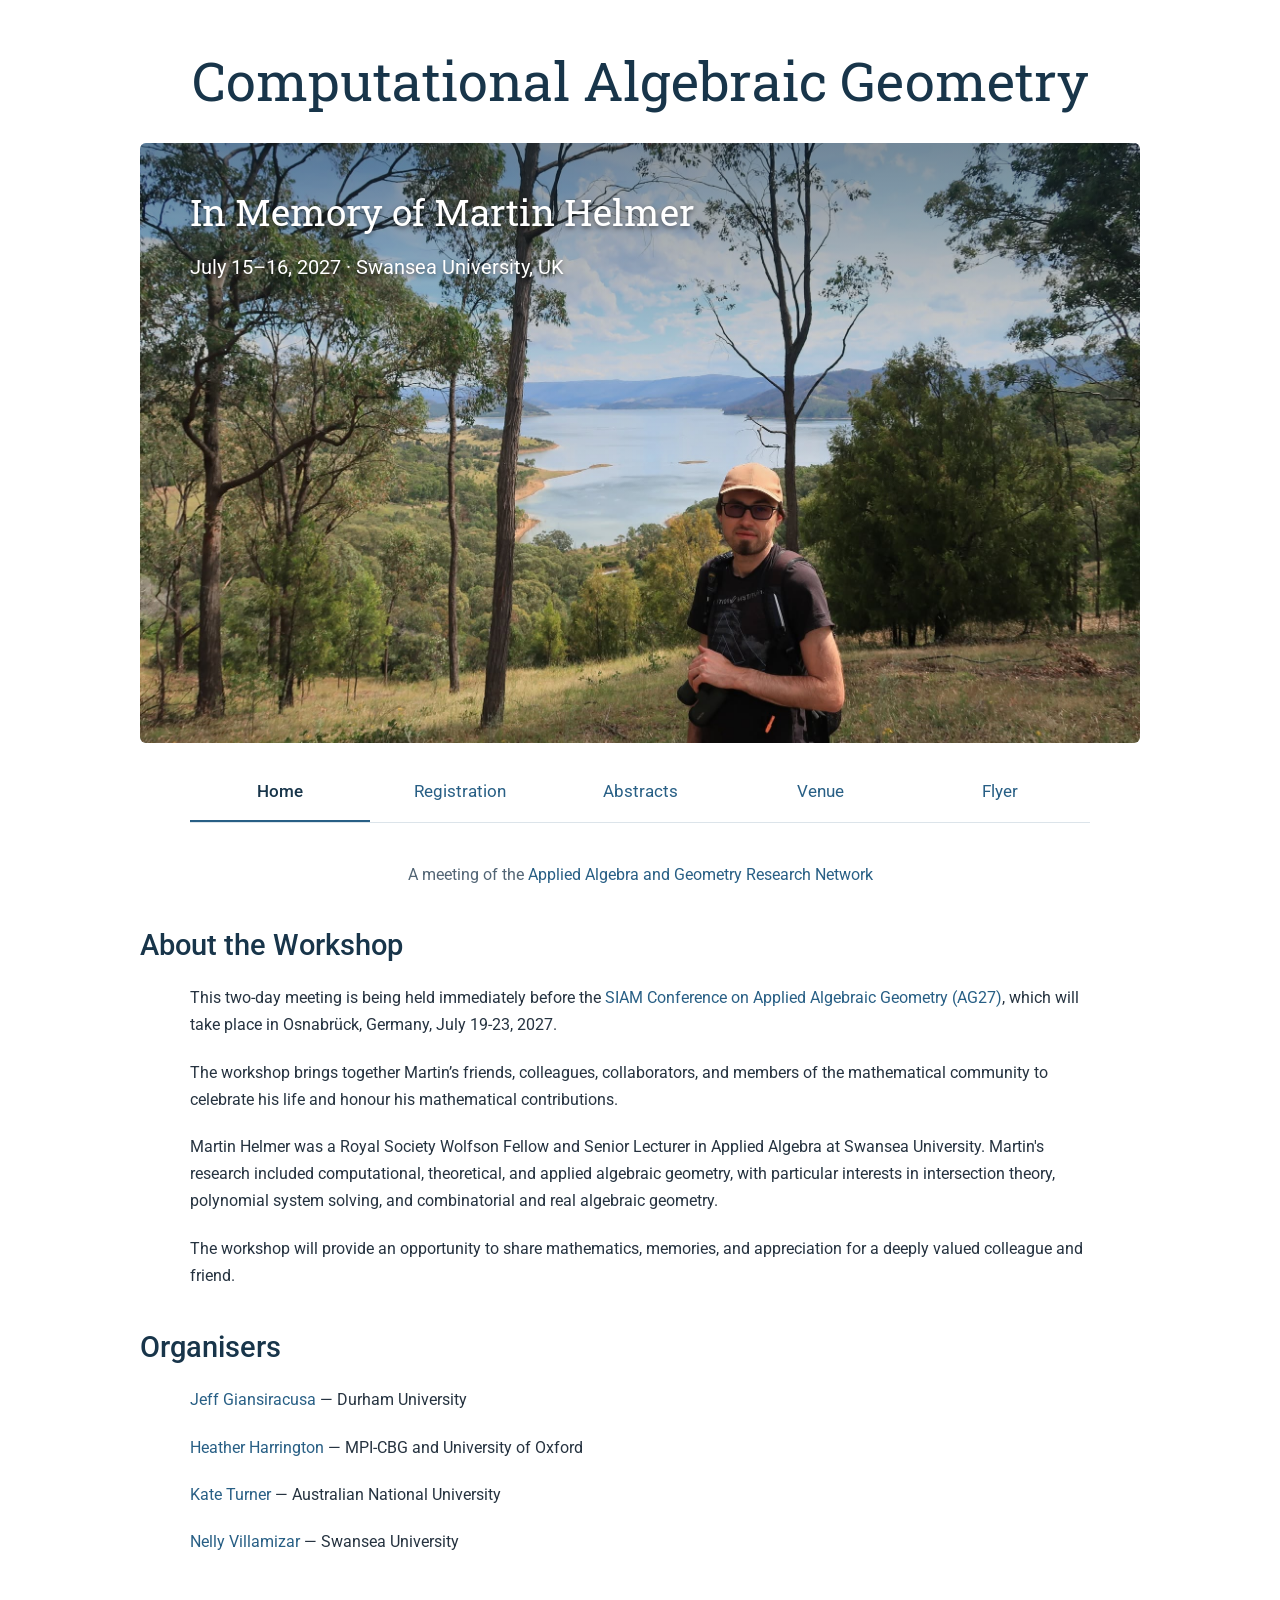
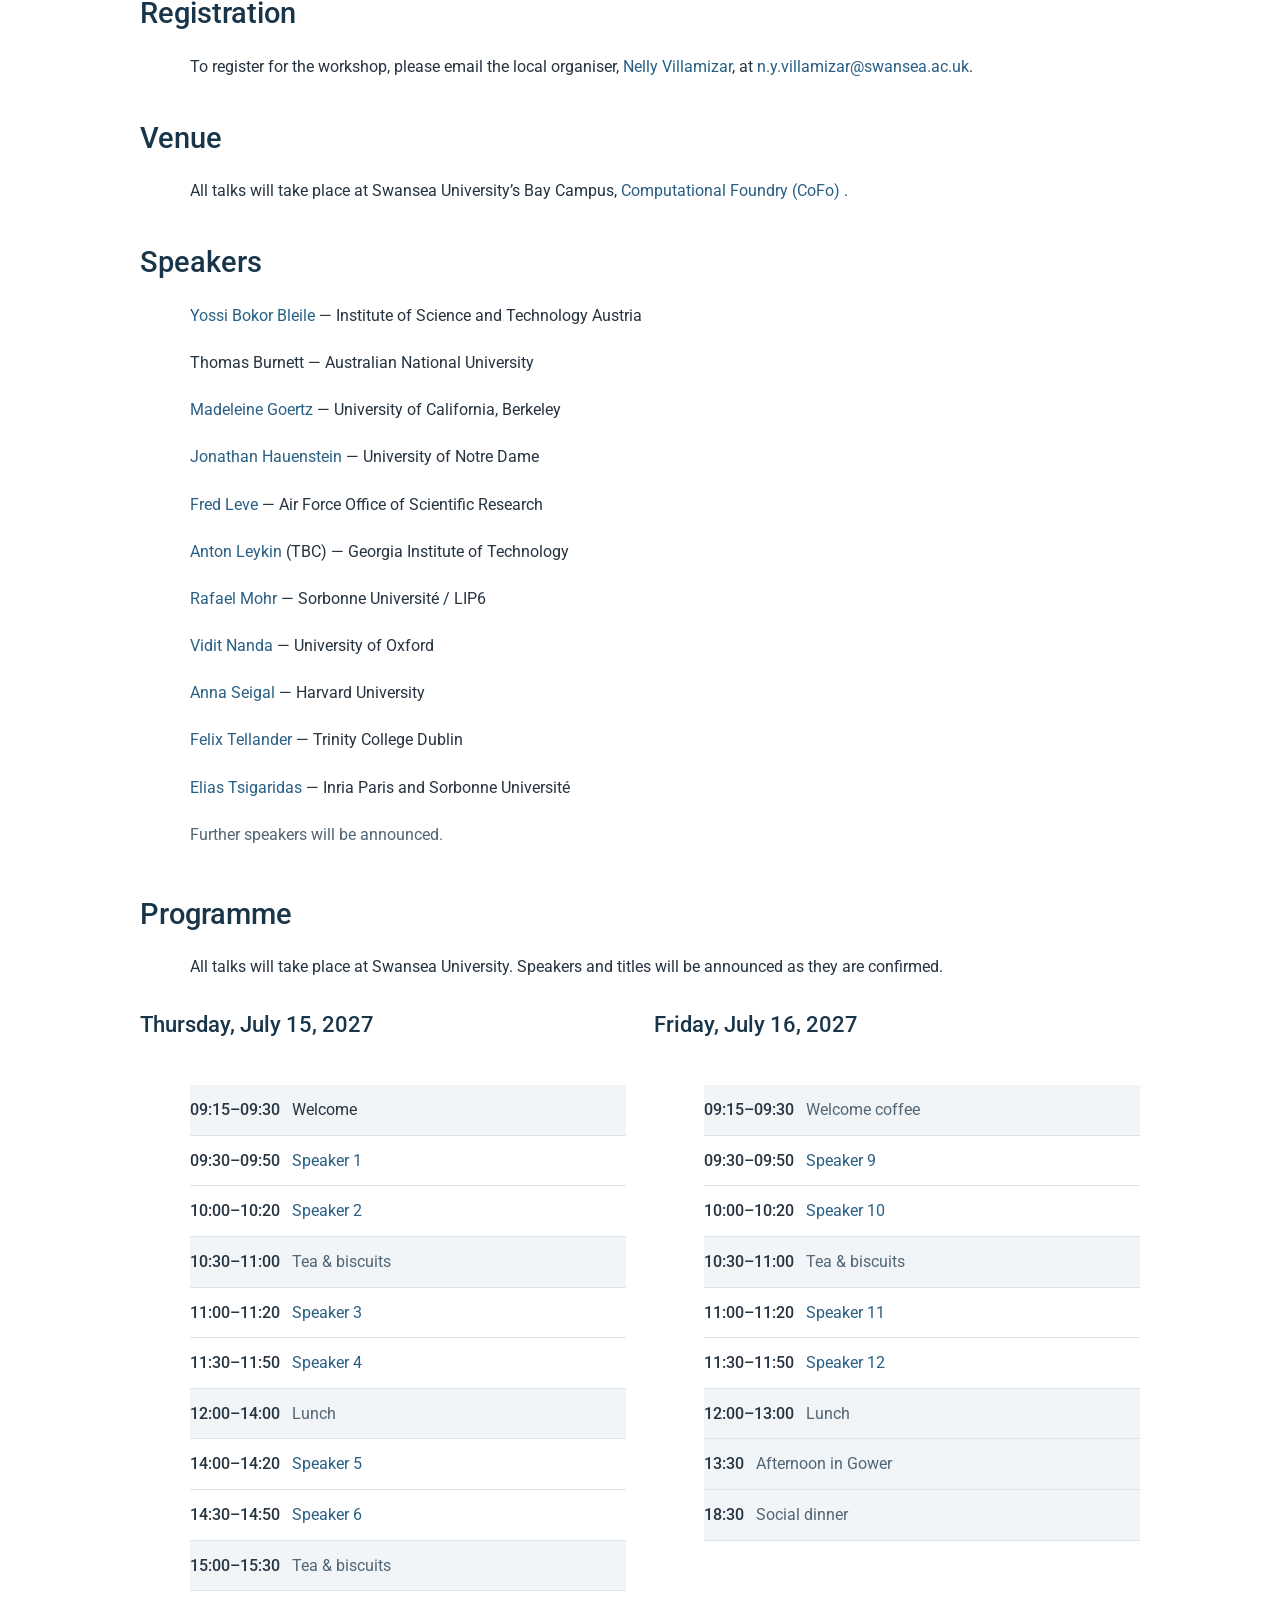
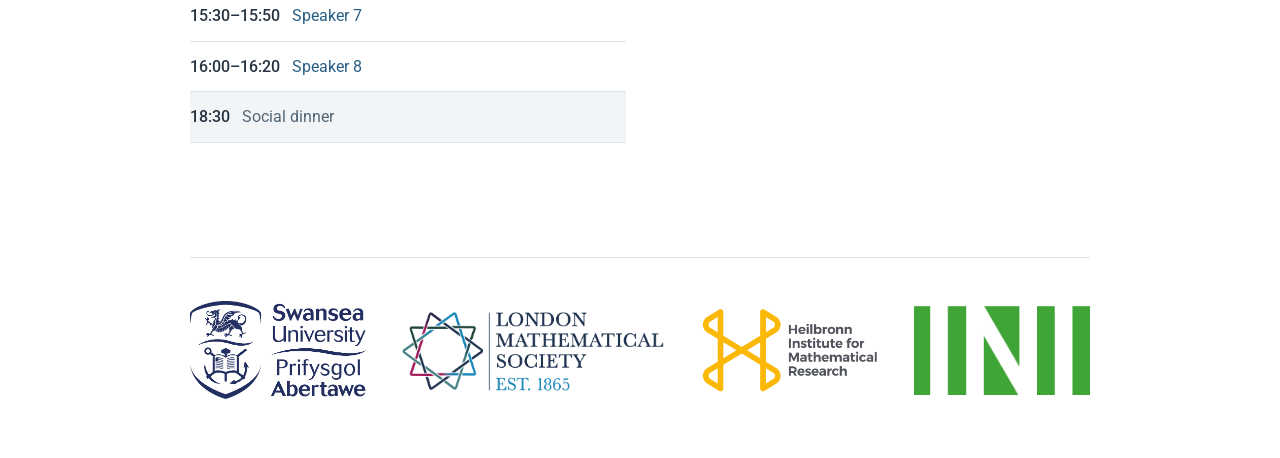
<file: index.html>
<!DOCTYPE html>
<html lang='en'>

<head>
    <base href=".">
    <link rel="shortcut icon" type="image/png" href="assets/favicon.png"/>
    <link rel="stylesheet" type="text/css" media="all" href="assets/main.css"/>
    <meta name="description" content="Workshop Template">
    <meta name="resource-type" content="document">
    <meta name="distribution" content="global">
    <meta name="KeyWords" content="Workshop">
    <meta name="viewport" content="width=device-width, initial-scale=1">
    <title>Workshop Template</title>
</head>

<body>
        
<div class="banner">
	<div class="top-left">
		<span class="title1">Computational</span>
		<span class="title2">Algebraic Geometry</span>
	</div>
	
	<div class="photo-banner">
		<img
			src="assets/MH.jpg"
			alt="Martin Helmer overlooking a lake and landscape"
			>
			
			<div class="memorial-text">
				In Memory of Martin Helmer<br>
					<span class="workshop-date">
						July 15–16, 2027 · Swansea University, UK
					</span>
				</div>
			</div>
		</div>    
    <table class="navigation">
        <tr>
            <td class="navigation">
                <a class="current" title="Workshop Home Page" href=".">Home</a>
            </td>
            <td class="navigation">
              <a title="Register for the Workshop" href="#registration">
              	Registration
              </a>
            </td>
            <td class="navigation">
                <a title="Workshop Program" href="abstracts">Abstracts</a> 
            </td>
            <td class="navigation">
                <a title="Workshop venue" href="#venue">Venue</a>
            </td>
            <td class="navigation">
                <a title="Workshop Flyer" href="flyer">Flyer</a>
            </td>
        </tr>
    </table>

   <p class="network-note">
   	A meeting of the
   	<a href="https://sites.google.com/view/appliedalgebraandgeometry">
   		Applied Algebra and Geometry Research Network
   	</a>
   </p> 

	
	<section class="workshop-description">
		<h2>About the Workshop</h2>
		
		<p>
			This two-day meeting is being held immediately before the
			<a href="https://www.siam.org/conferences-events/siam-conferences/ag27"
				target="_blank"
				rel="noopener noreferrer">
				SIAM Conference on Applied Algebraic Geometry (AG27)</a>, 
			which will take place in Osnabrück, Germany, July 19-23, 2027.
		</p>
		
		<p>
			The workshop brings together Martin’s friends, colleagues,
			collaborators, and members of the mathematical community to
			celebrate his life and honour his mathematical contributions.
		</p>
		
		<p>
			Martin Helmer was a Royal Society Wolfson Fellow and Senior Lecturer
			in Applied Algebra at Swansea University. Martin's research included
			computational, theoretical, and applied algebraic geometry, with
			particular interests in intersection theory, polynomial system
			solving, and combinatorial and real algebraic geometry. 
		</p>
		
		<p>
		The workshop will provide an opportunity to share
			mathematics, memories, and appreciation for a deeply valued
			colleague and friend.
		</p>
	</section>

<h2 id="organisers">Organisers</h2>

<p>
	<a href="https://www.durham.ac.uk/staff/jeffrey-giansiracusa/"
		target="_blank"
		rel="noopener noreferrer">
		Jeff Giansiracusa
	</a> — Durham University<br>

	</p>
	
	<p>
		<a href="https://www.mpi-cbg.de/research/researchgroups/currentgroups/heather-harrington"
			target="_blank"
			rel="noopener noreferrer">
			Heather Harrington
		</a> — MPI-CBG and University of Oxford<br>

		</p>
		
		<p>
			<a href="https://maths.anu.edu.au/people/katharine-turner"
				target="_blank"
				rel="noopener noreferrer">
				Kate Turner
			</a> — Australian National University<br>

			</p>
			
			<p>
				<a href="https://sites.google.com/site/nvillami"
					target="_blank"
					rel="noopener noreferrer">
					Nelly Villamizar
				</a> — Swansea University<br>
			
				</p>

<h2 id="registration">Registration</h2>

<p>
	To register for the workshop, please email the local organiser,
	<a href="https://sites.google.com/site/nvillami"
		target="_blank"
		rel="noopener noreferrer">
		Nelly Villamizar</a>,
	at
	<a href="mailto:n.y.villamizar@swansea.ac.uk">
		n.y.villamizar@swansea.ac.uk</a>.
</p>

<h2 id="venue">Venue</h2>

<p>
	All talks will take place at Swansea University’s Bay Campus,
	<a href="https://www.google.com/maps/search/?api=1&query=Computational+Foundry+Swansea+University+Bay+Campus"
		target="_blank"
		rel="noopener noreferrer">
		Computational Foundry (CoFo)
	</a>.
</p>
 <section id="speakers">
 	<h2>Speakers</h2>
 	
 	 <p>
 		<a href="https://yossi.eu/">
 			Yossi Bokor Bleile </a> — Institute of Science and Technology Austria 
 	</p>
 	
 	<p> Thomas Burnett — Australian National University
 	</p>
 	 <p>
 	<a href="https://madeleinegoertz.github.io/">
 		Madeleine Goertz </a> — University of California, Berkeley
 </p>	
 <p>
 	<a href="https://academicweb.nd.edu/~jhauenst/">
 		Jonathan Hauenstein</a> — University of Notre Dame
 </p>
 
 <p>
 	<a href="https://www.linkedin.com/in/frederick-leve-3108ab8a/">
 		Fred Leve</a> — Air Force Office of Scientific Research
 </p>
 	
 	 <p>
 		<a href="https://antonleykin.math.gatech.edu">
 			Anton Leykin</a> (TBC) — Georgia Institute of Technology
 	</p>
 	
 	<p>
 		<a href="https://rafaeldavidmohr.github.io/">
 			Rafael Mohr</a> — Sorbonne Université / LIP6
 	</p>
 	
 	<p>
 		<a href="https://people.maths.ox.ac.uk/nanda/">
 			Vidit Nanda</a> — University of Oxford
 	</p>
 	
 	<p>
 		<a href="https://seigal.github.io/">
 			Anna Seigal</a> — Harvard University
 	</p>
 	
 		<p>
 		<a href="https://www.maths.tcd.ie/people/telland/">
 			Felix Tellander</a> — Trinity College Dublin
 	</p>
 	
 		<p>
 		<a href="https://who.paris.inria.fr/Elias.Tsigaridas/">
 		Elias Tsigaridas</a> — Inria Paris and Sorbonne Université
 	</p>
 	
 	<p style="color: var(--muted);">
 		Further speakers will be announced.
 	</p>
 	
 	

 </section>

    <section class="programme">
    	<h2>Programme</h2>
    	
    	<p class="programme-note">
    		All talks will take place at Swansea University.
    		Speakers and titles will be announced as they are confirmed.
    	</p>
    	
    	<div class="programme-days">
    		<!-- Thursday -->
    		<section class="programme-day">
    			<header class="day-heading">
    				<h3>Thursday, July 15, 2027</h3>
    			</header> </br>
    			
    			<div class="session">
    				
    				<div class="programme-break">
    					<time datetime="2027-07-15T09:15">09:15–09:30</time>
    					<spam>
    						Welcome
    					</span>
    				</div>
    					<div class="talk">
    					<time datetime="2027-07-15T09:30">09:30–09:50</time>
    					<a href="program/#thursday-talk-1">
    						Speaker 1 
    					</a>
    				</div>
    				<div class="talk">
    					<time datetime="2027-07-15T09:30">10:00–10:20</time>
    					<a href="program/#thursday-talk-2">
    						Speaker 2
    					</a>
    				</div>
    				
    				<div class="programme-break">
    				<time datetime="2027-07-15T10:30">10:30–11:00</time>
    				<span>Tea &amp; biscuits</span>
    			</div>
    				
    				<div class="talk">
    					<time datetime="2027-07-15T11:00">11:00–11:20</time>
    					<a href="program/#thursday-talk-3">
    						Speaker 3
    					</a>
    				</div>
    				
    				<div class="talk">
    					<time datetime="2027-07-15T11:30">11:30–11:50</time>
    					<a href="program/#thursday-talk-4">
    						Speaker 4 
    					</a>
    				</div>
    			</div>
    			
    			<div class="programme-break">
    				<time datetime="2027-07-15T12:00">12:00–14:00</time>
    				<span>Lunch</span>
    			</div>
    			
    			<div class="session">
    			
    				<div class="talk">
    					<time datetime="2027-07-15T14:00">14:00–14:20</time>
    					<a href="program/#thursday-talk-5">
    						Speaker 5
    					</a>
    				</div>
    				
    				<div class="talk">
    					<time datetime="2027-07-15T14:30">14:30–14:50</time>
    					<a href="program/#thursday-talk-6">
    						Speaker 6
    					</a>
    				</div>
    				
    					<div class="programme-break">
    					<time datetime="2027-07-15T12:00">15:00–15:30</time>
    					<span>Tea &amp; biscuits</span>
    				</div>
    				
    				<div class="talk">
    					<time datetime="2027-07-15T15:00">15:30–15:50</time>
    					<a href="program/#thursday-talk-7">
    						Speaker 7
    					</a>
    				</div>
    				
    				<div class="talk">
    					<time datetime="2027-07-15T15:30">16:00–16:20</time>
    					<a href="program/#thursday-talk-8">
    						Speaker 8
    					</a>
    				</div>
    				
    			<div class="programme-break">
    			<time datetime="2027-07-15T18:30">18:30</time>
    			<span>Social dinner</span>
    		</div>
    				
    			
    			</div>
    		</section>
    		
    		<!-- Friday -->
    		<section class="programme-day">
    			<header class="day-heading">
    				<h3>Friday, July 16, 2027</h3>
    			</header></br>
    			
    			<div class="session">
    			
    			<div class="programme-break">
    			<time datetime="2027-07-15T09:50">09:15–09:30</time>
    			<span>Welcome coffee</span>
    		</div>
    		
    				<div class="talk">
    					<time datetime="2027-07-16T09:00">09:30–09:50</time>
    					<a href="program/#friday-talk-1">
    						Speaker 9
    					</a>
    				</div>
    				
    				<div class="talk">
    					<time datetime="2027-07-16T09:30">10:00–10:20</time>
    					<a href="program/#friday-talk-2">
    						Speaker 10
    					</a>
    				</div>
    				
    				<div class="programme-break">
    					<time datetime="2027-07-15T12:00">10:30–11:00</time>
    					<span>Tea &amp; biscuits</span>
    				</div>
    				
    				<div class="talk">
    					<time datetime="2027-07-16T10:00">11:00–11:20</time>
    					<a href="program/#friday-talk-3">
    						Speaker 11
    					</a>
    				</div>
    				
    				<div class="talk">
    					<time datetime="2027-07-16T10:30">11:30–11:50</time>
    					<a href="program/#friday-talk-4">
    						Speaker 12
    					</a>
    				</div>
    				
    			
    				
    				
    			
    			<div class="programme-break">
    				<time datetime="2027-07-16T12:00">12:00–13:00</time>
    				<span>Lunch</span>
    			</div>
    			
    			<div class="session">
    				
    				
    				<div class="programme-break">
    					<time datetime="2027-07-16T14:00">13:30</time>
    					<span>Afternoon in Gower </span>
    				</div>
    				
    				
    			<div class="programme-break">
    			<time datetime="2027-07-16T12:00">18:30</time>
    			<span>Social dinner </span>
    		</div>
    			</div>
    		</section>
    	</div>
    </section>
    </br></br>
  
  <div class="sponsor-logos">
  	<a href="https://www.swansea.ac.uk/maths">
  		<img src="assets/swansea.png" alt="Swansea University">
  		</a>
  		
  	 <a href="https://www.lms.ac.uk">
  			<img src="assets/lms.png" alt="London Mathematical Society">
  			</a>	
  			<a href="https://heilbronn.ac.uk/">
  				<img src="assets/HIMR.png" alt="Heilbronn Institute for Mathematical Research">
  				</a>
  				
  			<a href="https://www.newton.ac.uk">
  				<img src="assets/ini.png" alt="Isaac Newton Institute">
  				</a>
  			</div>


</body>
</html>
</file>
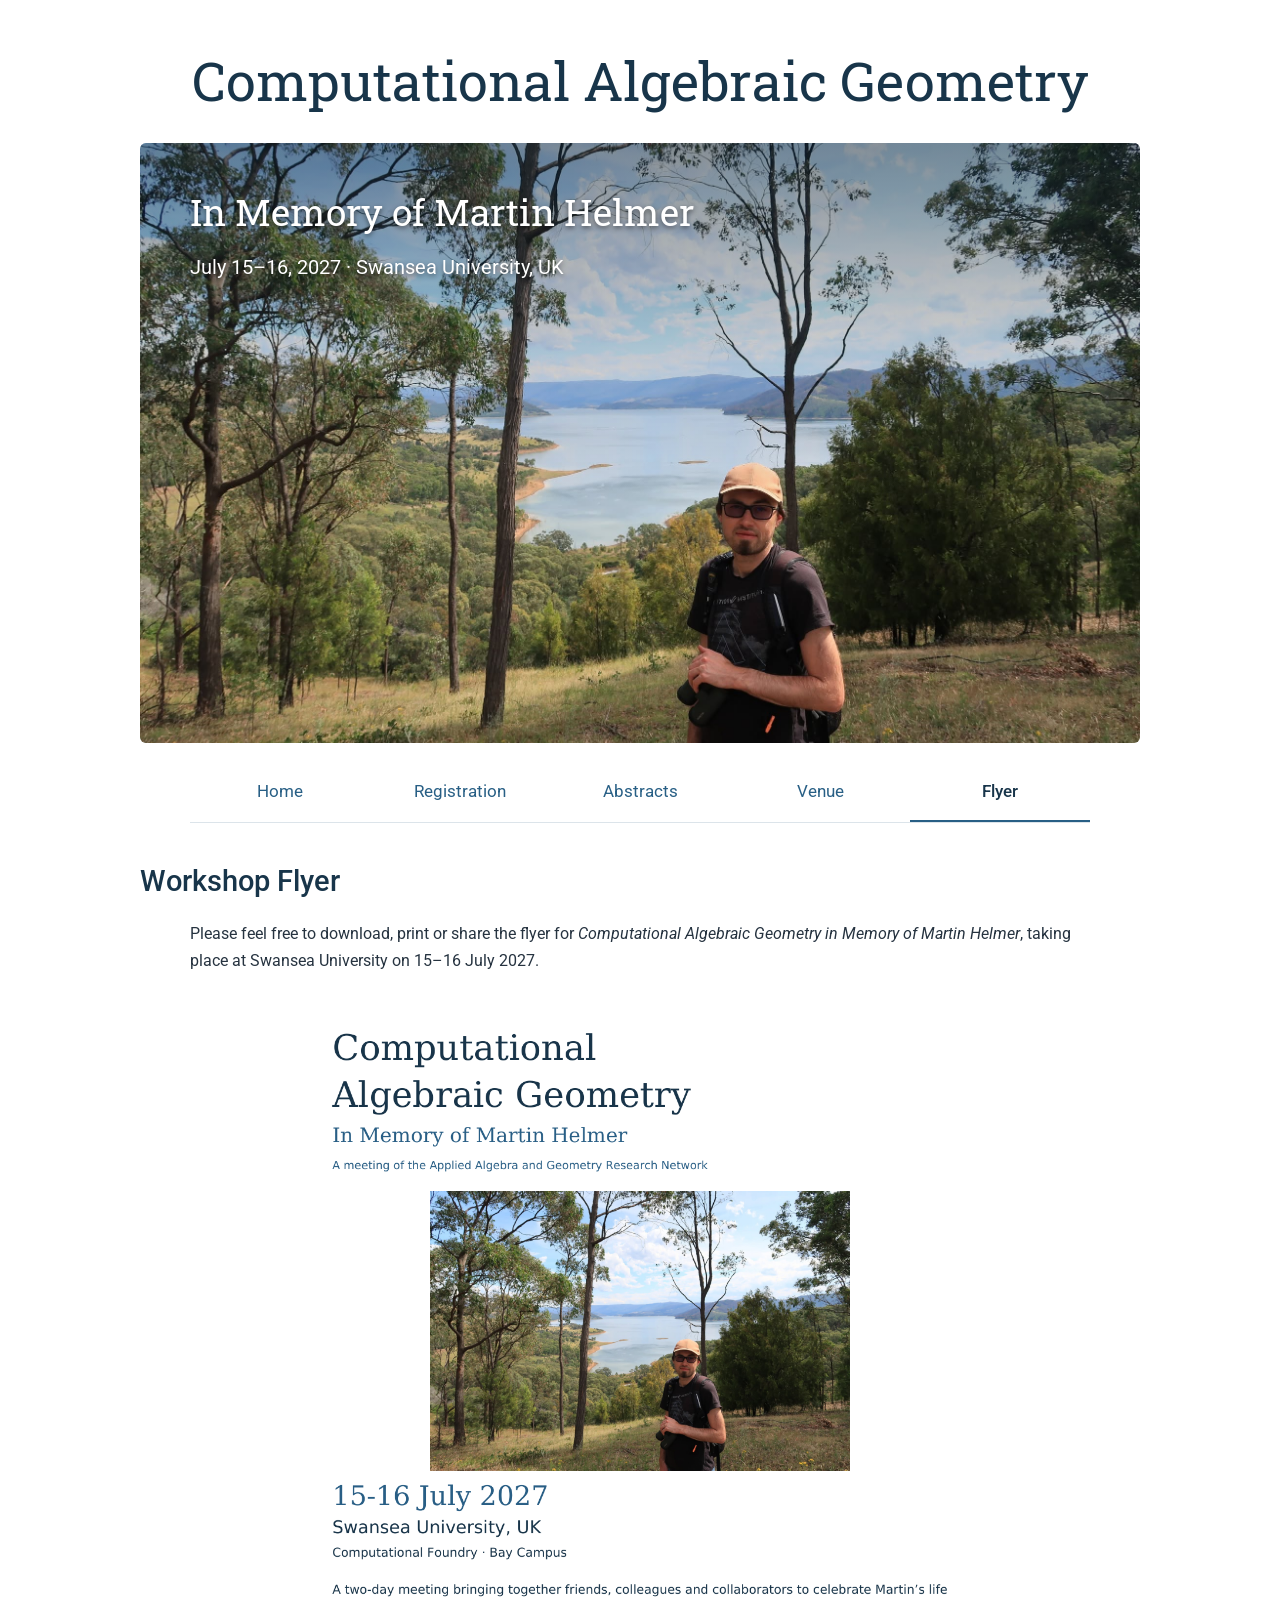
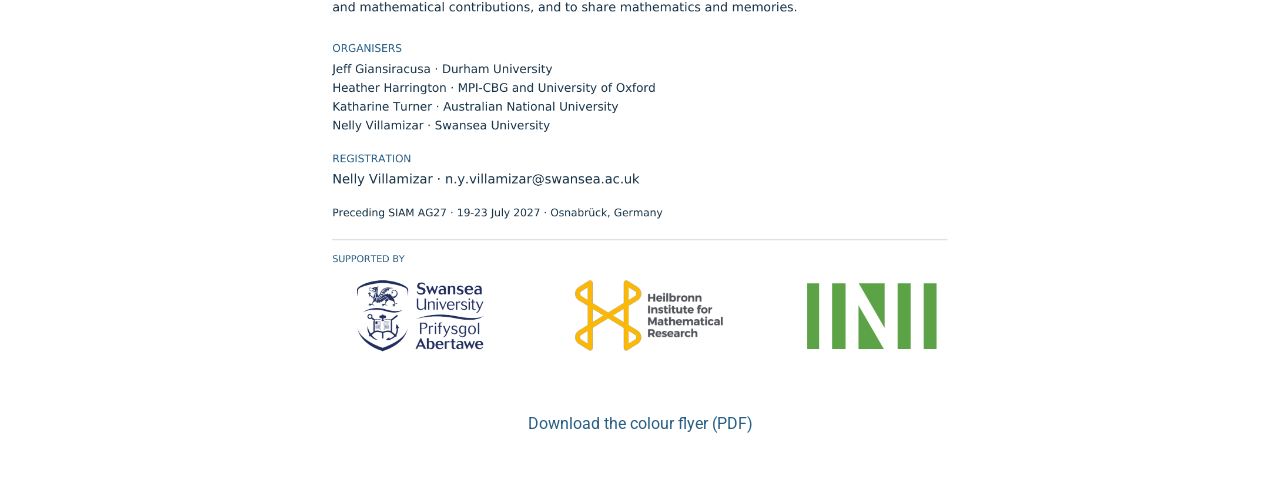
<file: flyer/index.html>
<!DOCTYPE html>
<html lang="en">
	
	<head>
		<meta charset="UTF-8">
			<meta name="viewport" content="width=device-width, initial-scale=1">
				
				<base href="../">
					
					<link rel="shortcut icon"
						type="image/png"
						href="assets/favicon.png">
						
						<link rel="stylesheet"
							type="text/css"
							media="all"
							href="assets/main.css">
							
							<meta name="description"
								content="Flyer for Computational Algebraic Geometry in Memory of Martin Helmer, 15–16 July 2027, Swansea University.">
								
								<title>Flyer | Computational Algebraic Geometry in Memory of Martin Helmer</title>
								
								<style>
									/* One centred, responsive colour flyer */
									.workshop-flyer {
									width: min(700px, 100%);
									margin: 32px auto;
									}
									
									.workshop-flyer a {
									display: block;
									}
									
									.workshop-flyer img {
									display: block;
									width: 100%;
									height: auto;
									}
									
									.workshop-flyer figcaption {
									margin-top: 16px;
									text-align: center;
									font-size: 1rem;
									line-height: 1.5;
									}
								</style>
							</head>
							
							<body>
								
								<div class="banner">
									<div class="top-left">
										<span class="title1">Computational</span>
										<span class="title2">Algebraic Geometry</span>
									</div>
									
									<div class="photo-banner">
										<img
											src="assets/MH.jpg"
											alt="Martin Helmer overlooking a lake and landscape"
											>
											
											<div class="memorial-text">
												In Memory of Martin Helmer<br>
													
													<span class="workshop-date">
														July 15–16, 2027 · Swansea University, UK
													</span>
												</div>
											</div>
										</div>
										
										<table class="navigation">
											<tr>
												<td class="navigation">
													<a title="Workshop Home Page" href="./">
														Home
													</a>
												</td>
												
												<td class="navigation">
													<a title="Register for the Workshop"
														href="./#registration">
														Registration
													</a>
												</td>
												
												<td class="navigation">
													<a title="Talk Abstracts" href="abstracts/">
														Abstracts
													</a>
												</td>
												
												<td class="navigation">
													<a title="Workshop Venue" href="./#venue">
														Venue
													</a>
												</td>
												
												<td class="navigation">
													<a class="current"
														aria-current="page"
														title="Workshop Flyer"
														href="flyer/">
														Flyer
													</a>
												</td>
											</tr>
										</table>
										
										<main>
											<h2>Workshop Flyer</h2>
											
										<p>
											Please feel free to download, print or share the flyer for
											<em>Computational Algebraic Geometry in Memory of Martin Helmer</em>,
											taking place at Swansea University on 15–16 July 2027.
										</p>
											
										<figure class="workshop-flyer">
											<img
												src="assets/MartinHelmer-Flyer.png?v=2"
												alt="Colour flyer for Computational Algebraic Geometry
												in Memory of Martin Helmer, 15–16 July 2027,
												Swansea University">
												
												<figcaption>
												<a href="assets/MartinHelmer-Flyer.pdf?v=2" download>
													Download the colour flyer (PDF)
												</a>
											</figcaption>
										</figure>
											</main>
											
										
											
										</body>
									</html>
</file>
<file: assets/main.css>
/* main.css */

@import url('https://fonts.googleapis.com/css2?family=Roboto:wght@400;500;700&family=Roboto+Slab:wght@400;500&display=swap');

/* Colours */
:root {
    --background: #ffffff;
    --text: #263340;
    --heading: #18354a;
    --link: #285f85;
    --link-hover: #173d59;
    --soft-background: #f1f5f8;
    --border: #dce4ea;
    --muted: #526575;
}

/* Basic reset */
* {
    box-sizing: border-box;
    margin: 0;
    padding: 0;
}

body {
    width: min(1000px, calc(100% - 32px));
    margin: 48px auto;
    background: var(--background);
    color: var(--text);
    font-family: 'Roboto', sans-serif;
    font-size: 1rem;
    line-height: 1.7;
}

img {
    max-width: 100%;
}

/* Links */
a {
    color: var(--link);
    text-decoration: none;
    text-underline-offset: 4px;
}

a:hover,
a:active {
    color: var(--link-hover);
}

a:focus-visible {
    outline: 2px solid var(--link);
    outline-offset: 4px;
}

a.current {
    color: var(--heading);
}

/* Headings */
h1,
h2,
h3,
h4 {
    clear: left;
    color: var(--heading);
    font-family: 'Roboto', sans-serif;
    font-weight: 500;
    line-height: 1.3;
    text-shadow: none;
}

h1 {
    margin: 1.5em 0 0.7em;
    font-size: 2.5rem;
}

h2 {
    margin: 2.5rem 0 1rem;
    font-size: 1.8rem;
}

h3 {
    margin: 1.5rem 0 0.8rem;
    font-size: 1.4rem;
}

h4 {
    margin: 1rem 0 0.6rem;
    font-size: 1.1rem;
}

[id] {
    scroll-margin-top: 24px;
}

/* Paragraphs and lists */
p {
    width: min(900px, 100%);
    margin: 20px auto;
    text-align: left;
}

li a,
p a {
    text-decoration: none;
}

ul {
    width: min(800px, 100%);
    margin: 24px auto;
    list-style: none;
}

ul li {
    margin: 8px 0;
}

i,
em {
    font-style: italic;
}

b,
strong {
    font-weight: 700;
}

sup,
sub {
    font-size: 0.8em;
    line-height: 0;
}

sup {
    vertical-align: super;
}

sub {
    vertical-align: sub;
}

/* General tables */
table {
    width: 100%;
    margin: 12px auto 24px;
    border-collapse: collapse;
}

th,
td {
    text-align: left;
    vertical-align: top;
}

/* Workshop banner */
.banner {
    width: 100%;
}

/* Title above the photograph */
.top-left {
    padding: 0 12px 30px;
    text-align: center;
    font-family: 'Roboto Slab', serif;
    font-size: clamp(2rem, 4.8vw, 3.4rem);
    font-weight: 400;
    line-height: 1.2;
}

.title1,
.title2 {
    color: var(--heading);
    text-shadow: none;
}

/* Photograph */
.photo-banner {
    position: relative;
    width: 100%;
    overflow: hidden;
    border-radius: 6px;
}

.photo-banner > img {
    display: block;
    width: 100%;
    height: clamp(350px, 55vw, 600px);
    object-fit: cover;
    object-position: 65% center;
}

/* Subtle shading behind the memorial text */
.photo-banner::after {
    content: "";
    position: absolute;
    inset: 0;
    background: linear-gradient(
        to bottom,
        rgba(10, 28, 40, 0.48),
        transparent 60%
    );
    pointer-events: none;
}

.memorial-text {
    position: absolute;
    z-index: 1;
    top: clamp(20px, 4vw, 45px);
    left: clamp(20px, 4vw, 50px);
    width: 60%;
    color: #ffffff;
    font-family: 'Roboto Slab', serif;
    font-size: clamp(1.4rem, 3vw, 2.3rem);
    font-weight: 400;
    line-height: 1.3;
    text-shadow: 0 2px 5px rgba(0, 0, 0, 0.5);
}

.workshop-date {
    display: inline-block;
    margin-top: 0.6em;
    font-family: 'Roboto', sans-serif;
    font-size: clamp(1rem, 1.8vw, 1.25rem);
    line-height: 1.5;
}

/* Navigation */
table.navigation {
    width: min(900px, 100%);
    margin: 20px auto 40px;
    border-bottom: 1px solid var(--border);
}

td.navigation {
    width: 20%;
    padding: 0;
    text-align: center;
    vertical-align: middle;
    white-space: nowrap;
    font-size: 1.05rem;
}

td.navigation a {
    display: block;
    padding: 14px 10px;
    border-bottom: 2px solid transparent;
}

td.navigation a:hover {
    background: var(--soft-background);
}

td.navigation a.current {
    border-bottom-color: var(--link);
    font-weight: 500;
}

/* Programme: headings retain their original alignment */
.programme {
    width: 100%;
    margin-top: 48px;
}

.programme > h2,
.programme-note {
    text-align: left;
}

.programme-days {
    display: flex;
    flex-direction: row;
    align-items: flex-start;
    gap: 28px;
    width: 100%;
    margin-top: 28px;
}

.programme-day {
    flex: 1 1 0;
    min-width: 0;
    border: none;
    background: transparent;
    box-shadow: none;
}

.day-heading {
    padding: 0 0 18px;
    text-align: left;
}

.day-heading h3 {
    margin: 0;
    font-size: 1.4rem;
    line-height: 1.4;
}

.day-heading p {
    width: auto;
    margin: 6px 0 0;
    color: var(--muted);
}

.session {
    width: 100%;
}

.session h4 {
    margin: 16px 0 8px 50px;
    color: var(--muted);
    font-size: 1rem;
}

/* Two columns per entry: time and description.
   Indent only the entries, not the headings. */
.programme-day .talk,
.programme-day .programme-break {
    display: grid;
    grid-template-columns: max-content minmax(0, 1fr);
    gap: 12px;
    align-items: baseline;
    width: auto;
    margin-left: 50px;
    padding: 12px 0;
    border-bottom: 1px solid var(--border);
    font-size: 1rem;
    line-height: 1.6;
}

.talk time,
.programme-break time {
    white-space: nowrap;
    font-variant-numeric: tabular-nums;
    font-weight: 500;
}

.talk a,
.programme-break span {
    min-width: 0;
    overflow-wrap: anywhere;
}

.talk a:hover {
    text-decoration: underline;
}

/* Quiet shading for breaks */
.programme-day .programme-break {
    background: var(--soft-background);
}

.programme-break span {
    color: var(--muted);
}

/* Abstracts page */
td.room {
    padding: 8px 12px 8px 4px;
    color: var(--heading);
    font-size: 1.3rem;
}

td.date {
    width: 110px;
    padding: 8px 20px 0 0;
    color: var(--muted);
    text-align: right;
    white-space: nowrap;
    font-variant-numeric: tabular-nums;
}

td.title,
td.title-special {
    padding: 8px 12px 4px 4px;
    color: var(--heading);
    font-family: 'Roboto', sans-serif;
    font-size: 1.3rem;
    font-weight: 500;
    line-height: 1.4;
    text-shadow: none;
}

td.speaker {
    padding: 4px 12px 8px 4px;
    color: var(--muted);
    font-style: italic;
}

td.abstract {
    padding: 4px 12px 24px 4px;
    line-height: 1.7;
    overflow-wrap: anywhere;
}

td.abstract img {
    display: block;
    max-width: 100%;
    height: auto;
    margin: 12px auto;
}

table.plenary {
    background: var(--soft-background);
}

/* Registration and directions */
iframe.registration,
iframe.directions {
    display: block;
    margin: 24px auto 32px;
    border: none;
}

iframe.registration {
    width: min(700px, 100%);
    height: 1400px;
}

iframe.directions {
    width: min(800px, 100%);
    height: 400px;
}

img.center {
    display: block;
    width: 67%;
    height: auto;
    margin: 24px auto 32px;
}

/* Flyer */
table.flyers {
    width: min(800px, 100%);
}

td.flyer {
    width: 50%;
    padding: 12px;
    text-align: center;
    vertical-align: middle;
}

td.flyer img {
    max-width: 100%;
    height: auto;
}

.workshop-flyer {
    width: min(700px, 100%);
    margin: 32px auto;
}

.workshop-flyer img {
    display: block;
    width: 100%;
    height: auto;
}

.workshop-flyer figcaption {
    margin-top: 16px;
    text-align: center;
}

/* Sponsor logos: four columns on larger screens */
.sponsor-logos {
    width: min(900px, 100%);
    margin: 60px auto 30px;
    padding-top: 32px;
    border-top: 1px solid var(--border);
    display: grid;
    grid-template-columns:
    minmax(0, 1fr)
    minmax(0, 1.5fr)
    minmax(0, 1fr)
    minmax(0, 1fr);
    gap: 36px;
    align-items: center;
}

.sponsor-logos a {
    display: flex;
    align-items: center;
    justify-content: center;
    min-width: 0;
    height: 120px;
}

.sponsor-logos img {
    display: block;
    width: 100%;
    height: 100%;
    object-fit: contain;
}

/* Support for pages still using the sponsor table */
table.sponsors {
    width: min(900px, 100%);
    margin: 60px auto 30px;
}

td.sponsor {
    width: 33.333%;
    padding: 16px;
    text-align: center;
    vertical-align: middle;
}

td.sponsor img {
    max-width: 100%;
    height: auto;
}

/* Footer */
footer {
    margin-top: 64px;
    padding: 24px 0;
    border-top: 1px solid var(--border);
    color: var(--muted);
    text-align: center;
    font-size: 0.875rem;
}

/* Network acknowledgement */
.network-note {
    width: 100%;
    margin: 20px auto;
    text-align: center;
    font-size: 1rem;
    line-height: 1.5;
    color: var(--muted);
}

/* Phones and narrow screens */
@media only screen and (max-width: 700px) {
    body {
        width: calc(100% - 24px);
        margin: 24px auto;
    }

    .top-left {
        padding: 0 0 24px;
        font-size: clamp(1.8rem, 7vw, 2.8rem);
    }

    .title1,
    .title2 {
        display: block;
    }

    .photo-banner > img {
        height: 430px;
        object-position: 68% center;
    }

    .memorial-text {
        top: 18px;
        left: 18px;
        width: calc(100% - 36px);
        font-size: clamp(1.3rem, 4.5vw, 1.8rem);
    }

    .workshop-date {
        font-size: 1rem;
    }

    /* Wrapping navigation with no horizontal scrolling */
    table.navigation,
    table.navigation tbody {
        display: block;
        width: 100%;
    }

    table.navigation tr {
        display: flex;
        flex-wrap: wrap;
        justify-content: center;
    }

    td.navigation {
        display: block;
        width: auto;
        font-size: 1rem;
    }

    td.navigation a {
        padding: 12px;
    }

    h2 {
        font-size: 1.6rem;
    }

    .programme-day .talk,
    .programme-day .programme-break {
        margin-left: 18px;
    }

    .session h4 {
        margin-left: 18px;
    }

    .day-heading h3 {
        font-size: 1.25rem;
    }

    td.date {
        width: 70px;
        padding-right: 10px;
        font-size: 0.875rem;
    }

    td.title,
    td.title-special {
        font-size: 1.15rem;
    }
}

/* Stack the two programme days */
@media only screen and (max-width: 650px) {
    .programme-days {
        flex-direction: column;
        gap: 36px;
    }

    .programme-day {
        width: 100%;
    }
}

/* Stack sponsor logos */
@media only screen and (max-width: 600px) {
    .sponsor-logos {
        grid-template-columns: 1fr;
        gap: 28px;
    }

    .sponsor-logos a {
        width: min(260px, 100%);
        height: 100px;
        margin: 0 auto;
    }

    /* Extra width for the wide LMS logo */
    .sponsor-logos a:nth-child(2) {
        width: min(340px, 100%);
    }
}

/* Extra-small screens */
@media only screen and (max-width: 380px) {
    .programme-day .talk,
    .programme-day .programme-break {
        grid-template-columns: 1fr;
        gap: 3px;
    }
}
</file>
